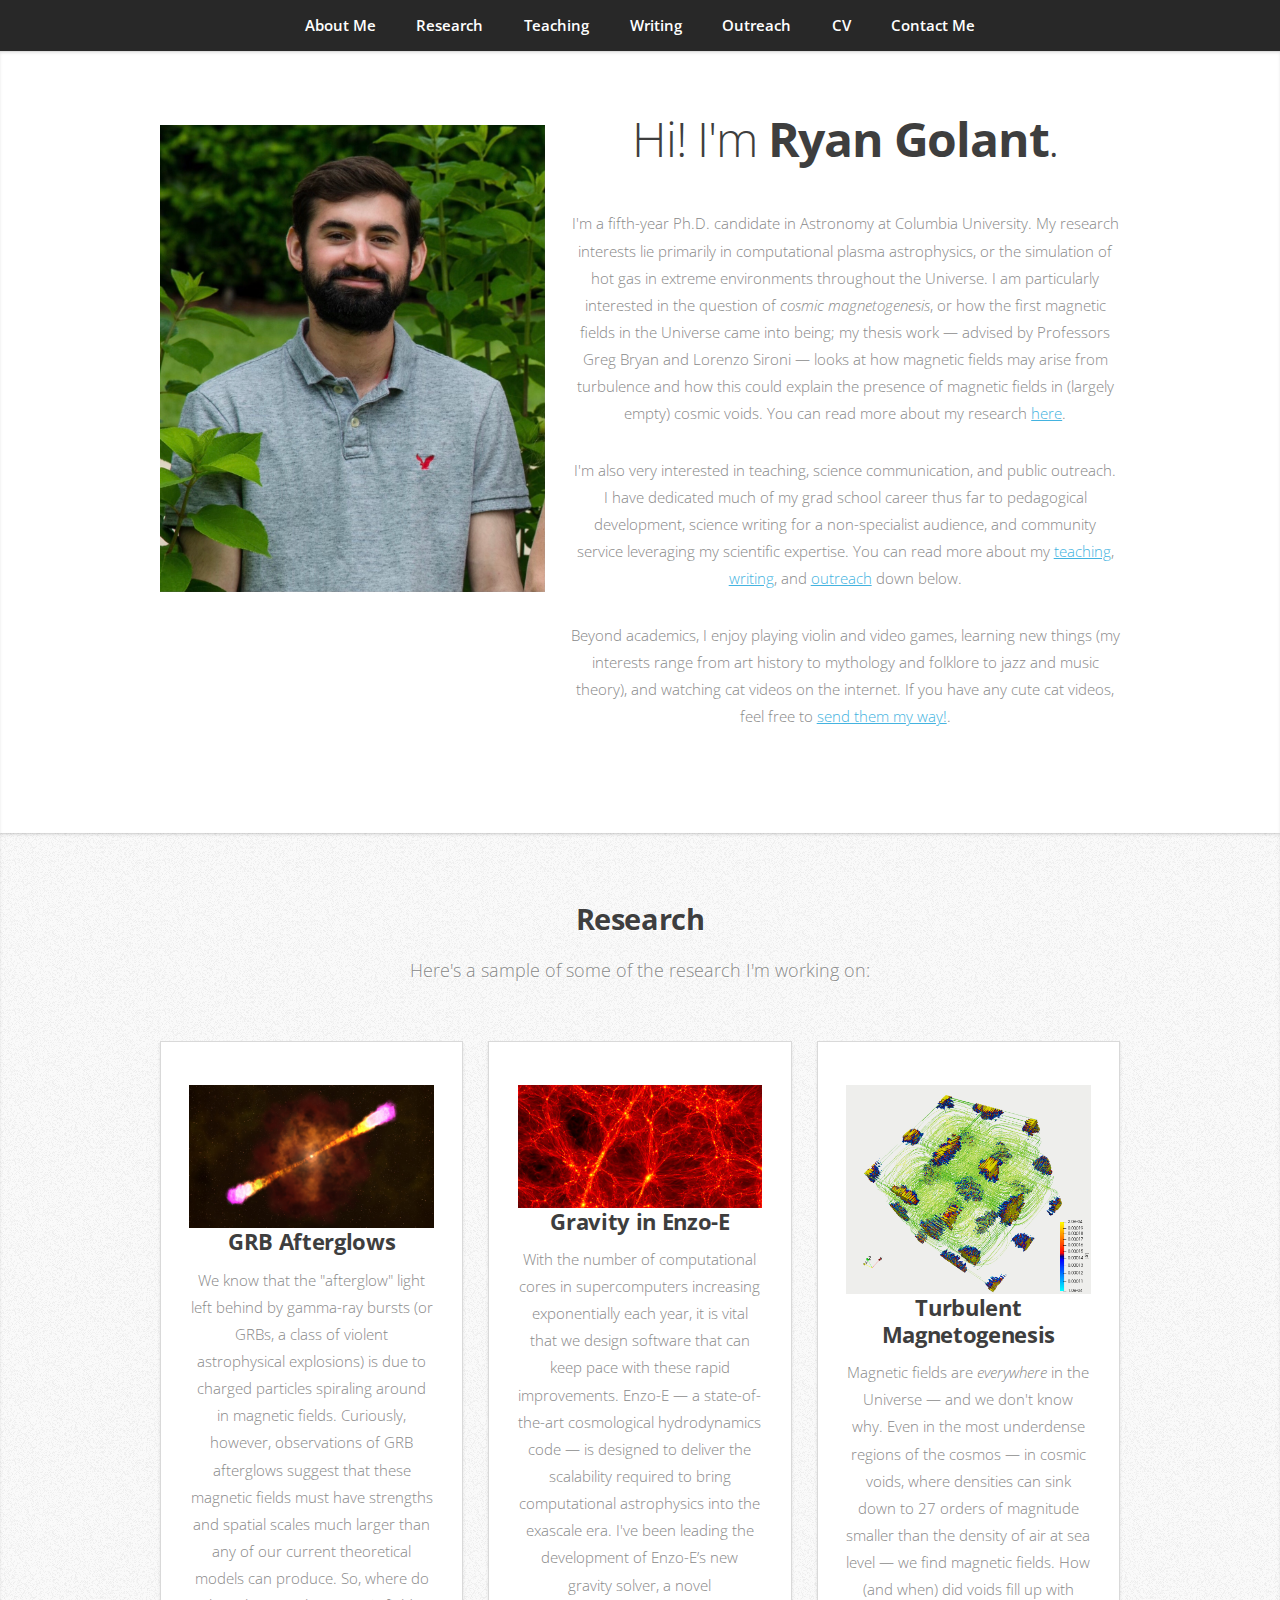
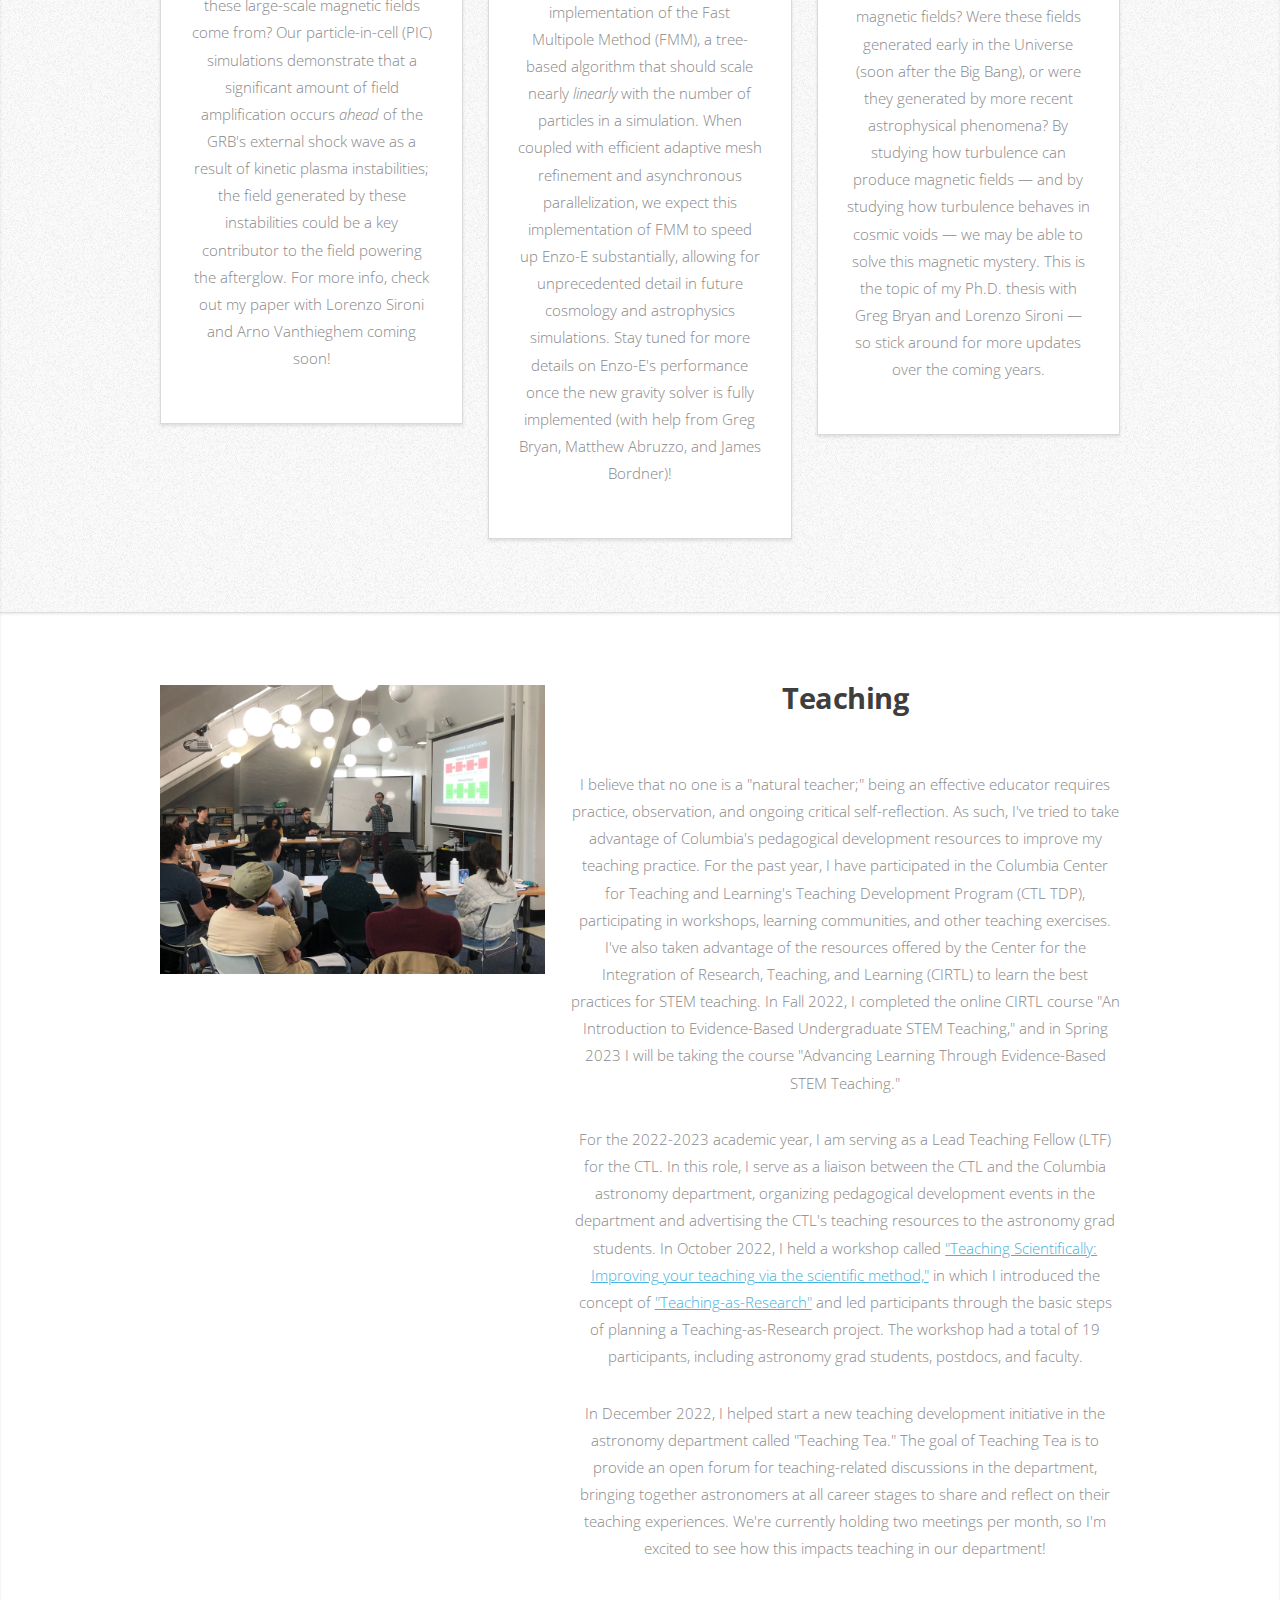
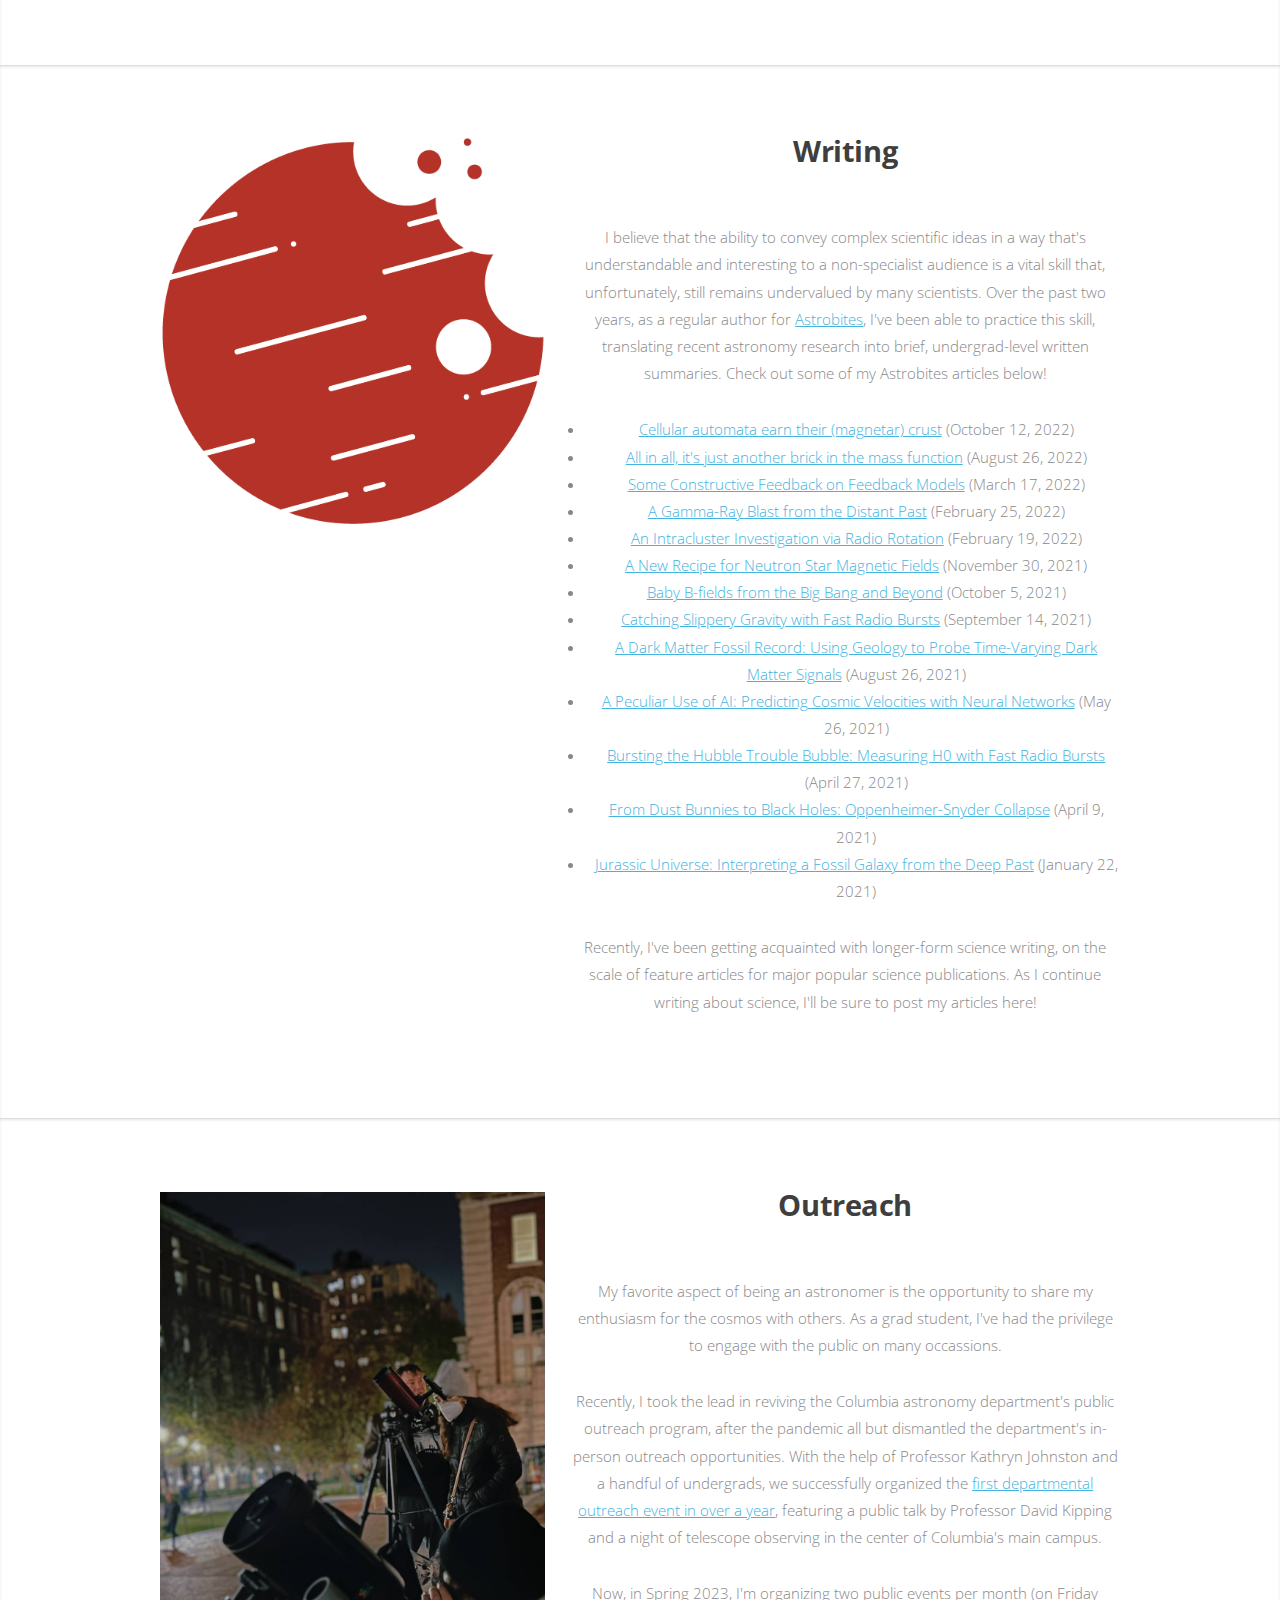
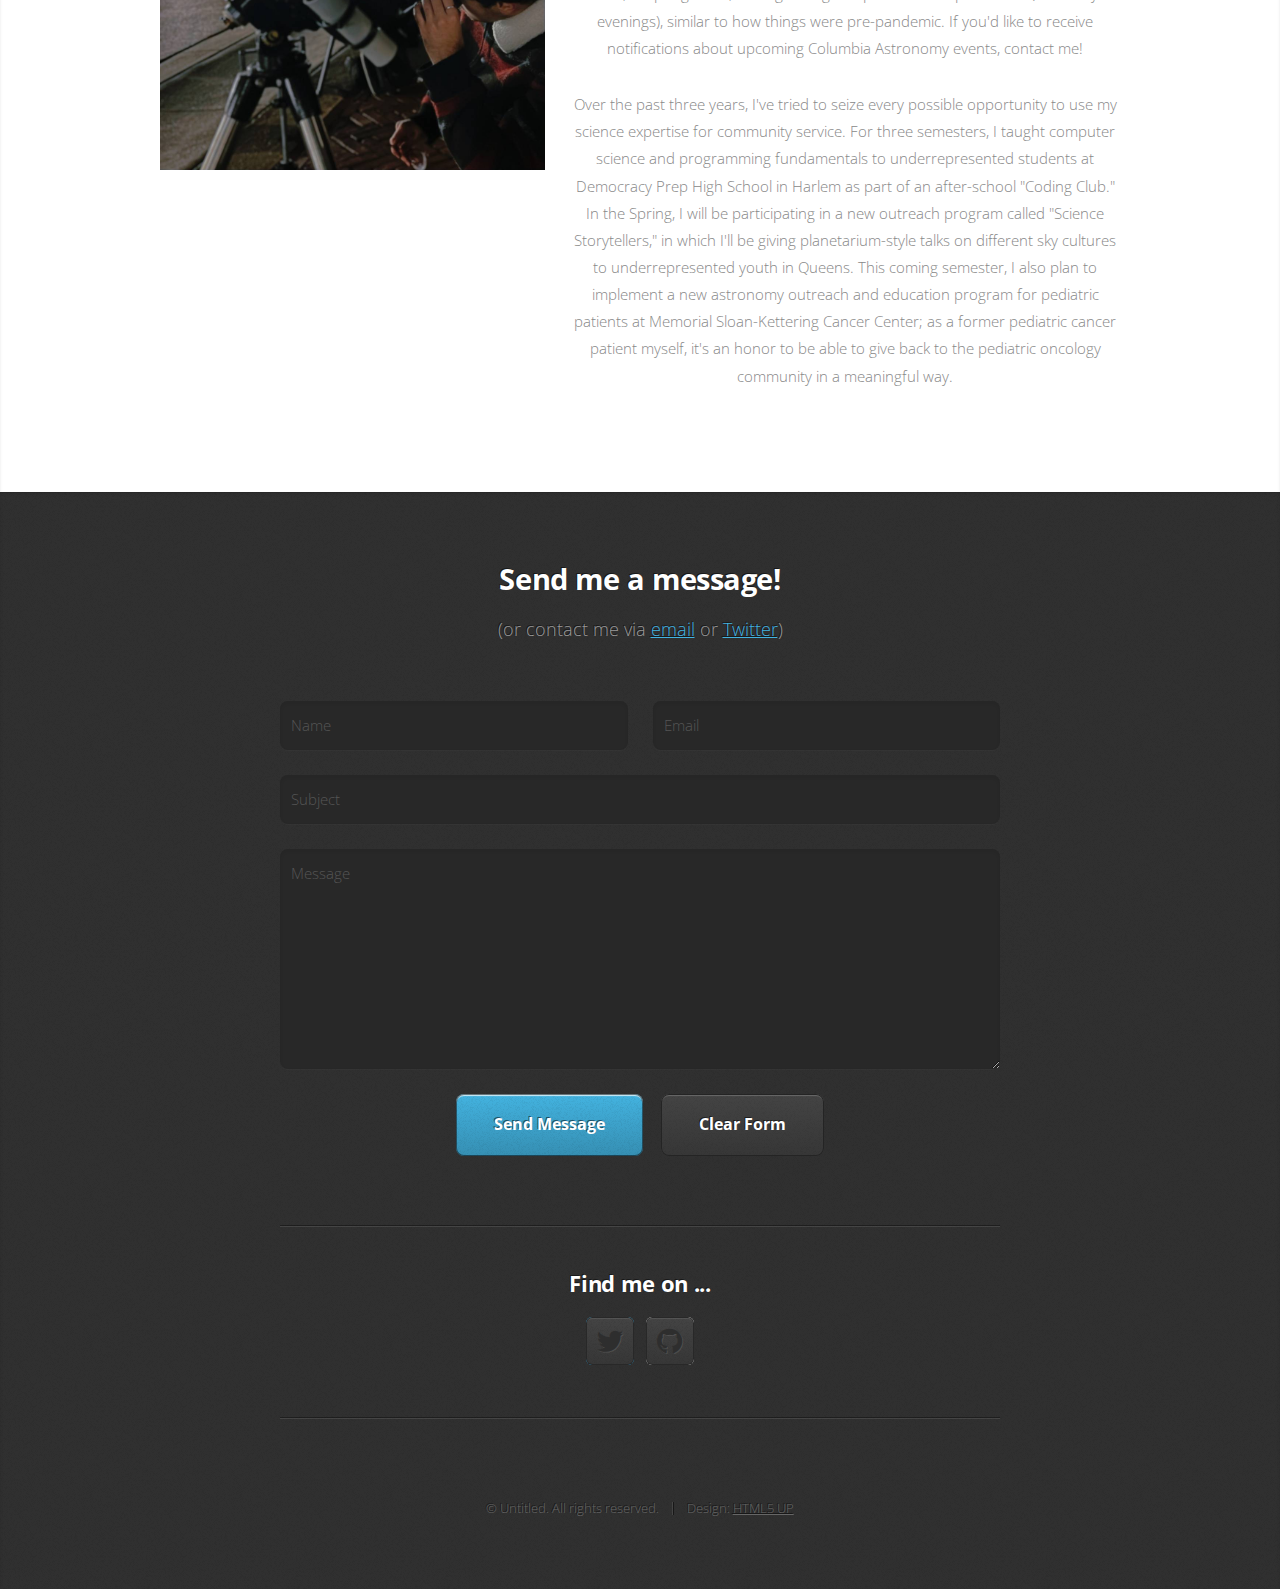
<file: index.html>
<!DOCTYPE HTML>
<!--
	Miniport by HTML5 UP
	html5up.net | @ajlkn
	Free for personal and commercial use under the CCA 3.0 license (html5up.net/license)
-->
<html>
	<head>
		<title>Ryan Golant's personal website</title>
		<meta charset="UTF-8" />
		<meta name="keywords" content="Ryan, Golant, Ryan Golant, Columbia, Astronomy, Plasma, Astrophysics">
		<meta name="description" content="Ryan Golant's personal page">
		<meta name="author" content="Ryan Golant">
		<meta name="viewport" content="width=device-width, initial-scale=1, user-scalable=no" />
		<meta name="google-site-verification" content="zNLw5wPWBVkzcq53FbH_ofd7sTMhkn1U3QxUfA7evfE" />
		<link rel="stylesheet" href="assets/css/main.css" />
	</head>
	<body class="is-preload">

		<!-- Nav -->
			<nav id="nav">
				<ul class="container">
					<li><a href="#about">About Me</a></li>
					<li><a href="#research">Research</a></li>
					<li><a href="#teaching">Teaching</a></li>
					<li><a href="#writing">Writing</a></li>
					<li><a href="#outreach">Outreach</a></li>
					<li><a href="CV.pdf">CV</a></li>
					<li><a href="#contact">Contact Me</a></li>
					
				</ul>
			</nav>

		<!-- About Me -->
			<article id="about" class="wrapper style1">
				<div class="container">
					<div class="row">
						<div class="col-4 col-5-large col-12-medium">
							<span class="image fit"><img src="images/Ryan_Golant.jpg" alt="A photo of Ryan Golant" /></span>
						</div>
						<div class="col-8 col-7-large col-12-medium">
							<header>
								<h1>Hi! I'm <strong>Ryan Golant</strong>.</h1>
							</header>
							<p>I'm a fifth-year Ph.D. candidate in Astronomy at Columbia University. My research interests lie primarily in computational plasma astrophysics, or the simulation of hot gas in extreme environments throughout the Universe. I am particularly interested in the question of <em>cosmic magnetogenesis</em>, or how the first magnetic fields in the Universe came into being; my thesis work &mdash; advised by Professors Greg Bryan and Lorenzo Sironi &mdash; looks at how magnetic fields may arise from turbulence and how this could explain the presence of magnetic fields in (largely empty) cosmic voids. You can read more about my research <a href="#research">here</a>.</p>

							<p>I'm also very interested in teaching, science communication, and public outreach. I have dedicated much of my grad school career thus far to pedagogical development, science writing for a non-specialist audience, and community service leveraging my scientific expertise. You can read more about my <a href="#teaching">teaching</a>, <a href="#writing">writing</a>, and <a href="#outreach">outreach</a> down below.</p>

							<p>Beyond academics, I enjoy playing violin and video games, learning new things (my interests range from art history to mythology and folklore to jazz and music theory), and watching cat videos on the internet. If you have any cute cat videos, feel free to <a href="#contact">send them my way!</a>.</p>
						</div>
					</div>
				</div>
			</article>


		<!-- Research -->
			<article id="research" class="wrapper style2">
				<div class="container">
					<header>
						<h2>Research</h2>
						<p>Here's a sample of some of the research I'm working on:</p>
					</header>
					<div class="row aln-center">

						<div class="col-4 col-6-medium col-12-small">
							<section class="box style1">
								<!-- <span class="icon featured fa-comments"></span> -->

								<span class="image fit"><img src="images/grb.jpg" alt="a GRB and its afterglow" /></span>

								<h3>GRB Afterglows</h3>
								<p>We know that the "afterglow" light left behind by gamma-ray bursts (or GRBs, a class of violent astrophysical explosions) is due to charged particles spiraling around in magnetic fields. Curiously, however, observations of GRB afterglows suggest that these magnetic fields must have strengths and spatial scales much larger than any of our current theoretical models can produce. So, where do these large-scale magnetic fields come from? Our particle-in-cell (PIC) simulations demonstrate that a significant amount of field amplification occurs <em>ahead</em> of the GRB's external shock wave as a result of kinetic plasma instabilities; the field generated by these instabilities could be a key contributor to the field powering the afterglow. For more info, check out my paper with Lorenzo Sironi and Arno Vanthieghem coming soon!</p>
							</section>
						</div>

						<div class="col-4 col-6-medium col-12-small">
							<section class="box style1">
								<!-- <span class="icon solid featured fa-camera-retro"></span> --> 

								<span class="image fit"><img src="images/enzo.jpg" alt="a cosmic web simulated by Enzo" /></span>

								<h3>Gravity in Enzo-E</h3>
								<p>With the number of computational cores in supercomputers increasing exponentially each year, it is vital that we design software that can keep pace with these rapid improvements. Enzo-E &mdash; a state-of-the-art cosmological hydrodynamics code &mdash; is designed to deliver the scalability required to bring computational astrophysics into the exascale era. I've been leading the development of Enzo-E’s new gravity solver, a novel implementation of the Fast Multipole Method (FMM), a tree-based algorithm that should scale nearly <em>linearly</em> with the number of particles in a simulation. When coupled with efficient adaptive mesh refinement and asynchronous parallelization, we expect this implementation of FMM to speed up Enzo-E substantially, allowing for unprecedented detail in future cosmology and astrophysics simulations. Stay tuned for more details on Enzo-E's performance once the new gravity solver is fully implemented (with help from Greg Bryan, Matthew Abruzzo, and James Bordner)! </p>
							</section>
						</div>

						<div class="col-4 col-6-medium col-12-small">
							<section class="box style1">
								<!-- <span class="icon featured fa-thumbs-up"></span> -->

								<span class="image fit"><img src="images/turbulent.png" alt="a simulation showing the growth of magnetic fields due to turbulence" /></span>

								<h3>Turbulent Magnetogenesis</h3>
								<p>Magnetic fields are <em>everywhere</em> in the Universe &mdash; and we don't know why. Even in the most underdense regions of the cosmos &mdash; in cosmic voids, where densities can sink down to 27 orders of magnitude smaller than the density of air at sea level &mdash;  we find magnetic fields. How (and when) did voids fill up with magnetic fields? Were these fields generated early in the Universe (soon after the Big Bang), or were they generated by more recent astrophysical phenomena? By studying how turbulence can produce magnetic fields &mdash; and by studying how turbulence behaves in cosmic voids &mdash; we may be able to solve this magnetic mystery. This is the topic of my Ph.D. thesis with Greg Bryan and Lorenzo Sironi &mdash; so stick around for more updates over the coming years. </p>
							</section>
						</div>

					</div>
				</div>
			</article>


			<!-- Teaching -->
			<article id="teaching" class="wrapper style1">
				<div class="container">
					<div class="row">
						<div class="col-4 col-5-large col-12-medium">
							<span class="image fit"><img src="images/teaching.jpg" alt="A photo of Ryan leading a pedagogy workshop" /></span>
						</div>
						<div class="col-8 col-7-large col-12-medium">
							<header>
								<h2>Teaching</h2>
							</header>
							<p> I believe that no one is a "natural teacher;" being an effective educator requires practice, observation, and ongoing critical self-reflection. As such, I've tried to take advantage of Columbia's pedagogical development resources to improve my teaching practice. For the past year, I have participated in the Columbia Center for Teaching and Learning's Teaching Development Program (CTL TDP), participating in workshops, learning communities, and other teaching exercises. I've also taken advantage of the resources offered by the Center for the Integration of Research, Teaching, and Learning (CIRTL) to learn the best practices for STEM teaching. In Fall 2022, I completed the online CIRTL course "An Introduction to Evidence-Based Undergraduate STEM Teaching," and in Spring 2023 I will be taking the course "Advancing Learning Through Evidence-Based STEM Teaching." </p>

							<p> For the 2022-2023 academic year, I am serving as a Lead Teaching Fellow (LTF) for the CTL. In this role, I serve as a liaison between the CTL and the Columbia astronomy department, organizing pedagogical development events in the department and advertising the CTL's teaching resources to the astronomy grad students. In October 2022, I held a workshop called <a href="https://www.astro.columbia.edu/news/talking-about-teaching-graduate-student-led-workshops-teaching-tea">"Teaching Scientifically: Improving your teaching via the scientific method,"</a> in which I introduced the concept of <a href="https://cirtl.net/teaching-as-research/">"Teaching-as-Research"</a> and led participants through the basic steps of planning a Teaching-as-Research project. The workshop had a total of 19 participants, including astronomy grad students, postdocs, and faculty.</p>

							<p> In December 2022, I helped start a new teaching development initiative in the astronomy department called "Teaching Tea." The goal of Teaching Tea is to provide an open forum for teaching-related discussions in the department, bringing together astronomers at all career stages to share and reflect on their teaching experiences. We're currently holding two meetings per month, so I'm excited to see how this impacts teaching in our department! </p>
						</div>
					</div>
				</div>
			</article>

			<!-- Writing -->
			<article id="writing" class="wrapper style1">
				<div class="container">
					<div class="row">
						<div class="col-4 col-5-large col-12-medium">
							<span class="image fit"><img src="images/astrobites.png" alt="The Astrobites logo" /></span>
						</div>
						<div class="col-8 col-7-large col-12-medium">
							<header>
								<h2>Writing</h2>
							</header>
							<p>I believe that the ability to convey complex scientific ideas in a way that's understandable and interesting to a non-specialist audience is a vital skill that, unfortunately, still remains undervalued by many scientists. Over the past two years, as a regular author for <a href="https://astrobites.org/">Astrobites</a>, I've been able to practice this skill, translating recent astronomy research into brief, undergrad-level written summaries. Check out some of my Astrobites articles below! </p>

							<ul>
					  			<li> <a href="https://astrobites.org/2022/10/12/cellular-automata-earn-their-magnetar-crust/">Cellular automata earn their (magnetar) crust</a> (October 12, 2022)</li>
					  			<li> <a href="https://astrobites.org/2022/08/26/all-in-all-its-just-another-brick-in-the-mass-function/">All in all, it's just another brick in the mass function</a> (August 26, 2022)</li>
					  			<li> <a href="https://astrobites.org/2022/03/17/some-constructive-feedback-on-feedback-models/">Some Constructive Feedback on Feedback Models</a> (March 17, 2022)</li>
					  			<li> <a href="https://astrobites.org/2022/02/25/a-gamma-ray-blast-from-the-distant-past/">A Gamma-Ray Blast from the Distant Past</a> (February 25, 2022)</li>
					  			<li> <a href="https://astrobites.org/2022/02/19/an-intracluster-investigation-via-radio-rotation/">An Intracluster Investigation via Radio Rotation</a> (February 19, 2022)</li>
					  			<li> <a href="https://astrobites.org/2021/11/30/a-new-recipe-for-neutron-star-magnetic-fields/">A New Recipe for Neutron Star Magnetic Fields</a> (November 30, 2021)</li>
					  			<li> <a href="https://astrobites.org/2021/10/05/baby-b-fields-from-the-big-bang-and-beyond/">Baby B-fields from the Big Bang and Beyond</a> (October 5, 2021)</li>
					  			<li> <a href="https://astrobites.org/2021/09/14/catching-slippery-gravity-with-fast-radio-bursts/">Catching Slippery Gravity with Fast Radio Bursts</a> (September 14, 2021)</li>
					  			<li> <a href="https://astrobites.org/2021/08/26/a-dark-matter-fossil-record-using-geology-to-probe-time-varying-dark-matter-signals/">A Dark Matter Fossil Record: Using Geology to Probe Time-Varying Dark Matter Signals</a> (August 26, 2021)</li>
					  			<li> <a href="https://astrobites.org/2021/05/26/a-peculiar-use-of-ai-predicting-cosmic-velocities-with-neural-networks/">A Peculiar Use of AI: Predicting Cosmic Velocities with Neural Networks</a> (May 26, 2021)</li>
					  			<li> <a href="https://astrobites.org/2021/04/27/bursting-the-hubble-trouble-bubble-measuring-h0-with-fast-radio-bursts/">Bursting the Hubble Trouble Bubble: Measuring H0 with Fast Radio Bursts</a> (April 27, 2021)</li>
					  			<li> <a href="https://astrobites.org/2021/04/09/from-dust-bunnies-to-black-holes-oppenheimer-snyder-collapse/">From Dust Bunnies to Black Holes: Oppenheimer-Snyder Collapse</a> (April 9, 2021)</li>
					  			<li> <a href="https://astrobites.org/2021/01/22/jurassic-universe-interpreting-a-fossil-galaxy-from-the-deep-past/">Jurassic Universe: Interpreting a Fossil Galaxy from the Deep Past</a> (January 22, 2021)</li>
							</ul> 

							<p> Recently, I've been getting acquainted with longer-form science writing, on the scale of feature articles for major popular science publications. As I continue writing about science, I'll be sure to post my articles here! </p>
						</div>
					</div>
				</div>
			</article>


			<!-- Outreach -->
			<article id="outreach" class="wrapper style1">
				<div class="container">
					<div class="row">
						<div class="col-4 col-5-large col-12-medium">
							<span class="image fit"><img src="images/observing.jpg" alt="People looking through telescopes on Columbia's College Walk" /></span>
						</div>
						<div class="col-8 col-7-large col-12-medium">
							<header>
								<h2>Outreach</h2>
							</header>
							<p> My favorite aspect of being an astronomer is the opportunity to share my enthusiasm for the cosmos with others. As a grad student, I've had the privilege to engage with the public on many occassions.</p>

							<p> Recently, I took the lead in reviving the Columbia astronomy department's public outreach program, after the pandemic all but dismantled the department's in-person outreach opportunities. With the help of Professor Kathryn Johnston and a handful of undergrads, we successfully organized the <a href="https://www.astro.columbia.edu/news/astronomy-outreach-restarts">first departmental outreach event in over a year</a>, featuring a public talk by Professor David Kipping and a night of telescope observing in the center of Columbia's main campus.</p> Now, in Spring 2023, I'm organizing two public events per month (on Friday evenings), similar to how things were pre-pandemic. If you'd like to receive notifications about upcoming Columbia Astronomy events, contact me! </p>

							<p> Over the past three years, I've tried to seize every possible opportunity to use my science expertise for community service. For three semesters, I taught computer science and programming fundamentals to underrepresented students at Democracy Prep High School in Harlem as part of an after-school "Coding Club." In the Spring, I will be participating in a new outreach program called "Science Storytellers," in which I'll be giving planetarium-style talks on different sky cultures to underrepresented youth in Queens. This coming semester, I also plan to implement a new astronomy outreach and education program for pediatric patients at Memorial Sloan-Kettering Cancer Center; as a former pediatric cancer patient myself, it's an honor to be able to give back to the pediatric oncology community in a meaningful way.  </p>  
						</div>
					</div>
				</div>
			</article>


		<!-- Contact -->
			<article id="contact" class="wrapper style4">
				<div class="container medium">
					<header>
						<h2>Send me a message!</h2>
						<p>(or contact me via <a href = "mailto:ryan.golant@columbia.edu">email</a> or <a href = "https://twitter.com/rehg98">Twitter</a>)</p>
					</header>
					<div class="row">
						<div class="col-12">
							<form method="post" action="mailto:ryan.golant@columbia.edu">
								<div class="row">
									<div class="col-6 col-12-small">
										<input type="text" name="name" id="name" placeholder="Name" />
									</div>
									<div class="col-6 col-12-small">
										<input type="text" name="email" id="email" placeholder="Email" />
									</div>
									<div class="col-12">
										<input type="text" name="subject" id="subject" placeholder="Subject" />
									</div>
									<div class="col-12">
										<textarea name="message" id="message" placeholder="Message"></textarea>
									</div>
									<div class="col-12">
										<ul class="actions">
											<li><input type="submit" value="Send Message" /></li>
											<li><input type="reset" value="Clear Form" class="alt" /></li>
										</ul>
									</div>
								</div>
							</form>
						</div>
						<div class="col-12">
							<hr />
							<h3>Find me on ...</h3>
							<ul class="social">
								<li><a href="https://twitter.com/rehg98" class="icon brands fa-twitter"><span class="label">Twitter</span></a></li>
								<li><a href="https://github.com/ryangolant" class="icon brands fa-github"><span class="label">Github</span></a></li>
								<!--
								<li><a href="#" class="icon solid fa-rss"><span>RSS</span></a></li>
								<li><a href="#" class="icon brands fa-instagram"><span>Instagram</span></a></li>
								<li><a href="#" class="icon brands fa-foursquare"><span>Foursquare</span></a></li>
								<li><a href="#" class="icon brands fa-skype"><span>Skype</span></a></li>
								<li><a href="#" class="icon brands fa-soundcloud"><span>Soundcloud</span></a></li>
								<li><a href="#" class="icon brands fa-youtube"><span>YouTube</span></a></li>
								<li><a href="#" class="icon brands fa-blogger"><span>Blogger</span></a></li>
								<li><a href="#" class="icon brands fa-flickr"><span>Flickr</span></a></li>
								<li><a href="#" class="icon brands fa-vimeo"><span>Vimeo</span></a></li>
								-->
							</ul>
							<hr />
						</div>
					</div>
					<footer>
						<ul id="copyright">
							<li>&copy; Untitled. All rights reserved.</li><li>Design: <a href="http://html5up.net">HTML5 UP</a></li>
						</ul>
					</footer>
				</div>
			</article>

		<!-- Scripts -->
			<script src="assets/js/jquery.min.js"></script>
			<script src="assets/js/jquery.scrolly.min.js"></script>
			<script src="assets/js/browser.min.js"></script>
			<script src="assets/js/breakpoints.min.js"></script>
			<script src="assets/js/util.js"></script>
			<script src="assets/js/main.js"></script>

	</body>
</html>
</file>
<file: assets/css/main.css>
@import url("https://fonts.googleapis.com/css?family=Open+Sans:300,300italic,600,600italic,700");
@import url("fontawesome-all.min.css");

/*
	Miniport by HTML5 UP
	html5up.net | @ajlkn
	Free for personal and commercial use under the CCA 3.0 license (html5up.net/license)
*/

html, body, div, span, applet, object,
iframe, h1, h2, h3, h4, h5, h6, p, blockquote,
pre, a, abbr, acronym, address, big, cite,
code, del, dfn, em, img, ins, kbd, q, s, samp,
small, strike, strong, sub, sup, tt, var, b,
u, i, center, dl, dt, dd, ol, ul, li, fieldset,
form, label, legend, table, caption, tbody,
tfoot, thead, tr, th, td, article, aside,
canvas, details, embed, figure, figcaption,
footer, header, hgroup, menu, nav, output, ruby,
section, summary, time, mark, audio, video {
	margin: 0;
	padding: 0;
	border: 0;
	font-size: 100%;
	font: inherit;
	vertical-align: baseline;}

article, aside, details, figcaption, figure,
footer, header, hgroup, menu, nav, section {
	display: block;}

body {
	line-height: 1;
}

ol, ul {
	list-style: none;
}

blockquote, q {
	quotes: none;
}

	blockquote:before, blockquote:after, q:before, q:after {
		content: '';
		content: none;
	}

table {
	border-collapse: collapse;
	border-spacing: 0;
}

body {
	-webkit-text-size-adjust: none;
}

mark {
	background-color: transparent;
	color: inherit;
}

input::-moz-focus-inner {
	border: 0;
	padding: 0;
}

input, select, textarea {
	-moz-appearance: none;
	-webkit-appearance: none;
	-ms-appearance: none;
	appearance: none;
}

/* Basic */

	html {
		box-sizing: border-box;
	}

	*, *:before, *:after {
		box-sizing: inherit;
	}

	body {
		padding-top: 3.5em;
	}

		body.is-preload *, body.is-preload *:before, body.is-preload *:after {
			-moz-animation: none !important;
			-webkit-animation: none !important;
			-ms-animation: none !important;
			animation: none !important;
			-moz-transition: none !important;
			-webkit-transition: none !important;
			-ms-transition: none !important;
			transition: none !important;
		}

	body, input, textarea, select {
		font-family: 'Open Sans', sans-serif;
		line-height: 1.85em;
		color: #888;
		font-weight: 300;
		font-size: 13pt;
	}

	a {
		-moz-transition: color .2s ease-in-out;
		-webkit-transition: color .2s ease-in-out;
		-ms-transition: color .2s ease-in-out;
		transition: color .2s ease-in-out;
		color: #43B3E0;
		text-decoration: underline;
	}

		a:hover {
			color: #43bff0 !important;
		}

		a img {
			border: 0;
		}

	b, strong {
		font-weight: 600;
		color: #3e3e3e;
	}

	i, em {
		font-style: italic;
	}

	sub {
		position: relative;
		top: 0.5em;
		font-size: 0.8em;
	}

	sup {
		position: relative;
		top: -0.5em;
		font-size: 0.8em;
	}

	blockquote {
		border-left: solid 0.75em #eee;
		padding: 1em 0 1em 1.5em;
		font-style: italic;
	}

	h1, h2, h3, h4, h5, h6 {
		color: #3e3e3e;
		margin: 0 0 0.75em 0;
	}

	h1 a, h2 a, h3 a, h4 a, h5 a, h6 a {
		text-decoration: none;
		color: inherit;
	}

	h2, h3, h4, h5, h6 {
		font-weight: 700;
	}

	h1 {
		font-size: 3.25em;
		letter-spacing: -0.025em;
		font-weight: 300;
	}

		h1 strong {
			font-weight: 700;
		}

	h2 {
		font-size: 2em;
		letter-spacing: -0.015em;
	}

	h3 {
		font-size: 1.5em;
		letter-spacing: -0.015em;
	}

	em, i {
		font-style: italic;
	}

	br.clear {
		clear: both;
	}

	hr {
		border: 0;
		border-top: solid 1px #444;
		border-top-color: rgba(0, 0, 0, 0.35);
		box-shadow: 0px 1px 0px 0px rgba(255, 255, 255, 0.1);
		height: 1px;
		margin: 3em 0;
	}

	p, ul, ol, dl, table {
		margin-bottom: 2em;
	}

	header {
		margin: 0 0 3em 0;
	}

		header > p {
			font-size: 1.25em;
			margin: 0;
		}

	footer {
		margin: 3em 0 0 0;
	}

		footer > p {
			font-size: 1.25em;
		}

/* Container */

	.container {
		margin: 0 auto;
		max-width: calc(100% - 50px);
		width: 1200px;
	}

		.container.medium {
			width: 900px;
		}

		@media screen and (max-width: 1680px) {

			.container {
				width: 1200px;
			}

				.container.medium {
					width: 900px;
				}

		}

		@media screen and (max-width: 1280px) {

			.container {
				width: 960px;
			}

				.container.medium {
					width: 720px;
				}

		}

		@media screen and (max-width: 980px) {

			.container {
				width: 100%;
			}

				.container.medium {
					width: 75%;
				}

		}

		@media screen and (max-width: 736px) {

			.container {
				width: 100%;
				max-width: calc(100% - 30px);
			}

				.container.medium {
					width: 100%;
				}

		}

/* Row */

	.row {
		display: flex;
		flex-wrap: wrap;
		box-sizing: border-box;
		align-items: stretch;
	}

		.row > * {
			box-sizing: border-box;
		}

		.row.gtr-uniform > * > :last-child {
			margin-bottom: 0;
		}

		.row.aln-left {
			justify-content: flex-start;
		}

		.row.aln-center {
			justify-content: center;
		}

		.row.aln-right {
			justify-content: flex-end;
		}

		.row.aln-top {
			align-items: flex-start;
		}

		.row.aln-middle {
			align-items: center;
		}

		.row.aln-bottom {
			align-items: flex-end;
		}

		.row > .imp {
			order: -1;
		}

		.row > .col-1 {
			width: 8.33333%;
		}

		.row > .off-1 {
			margin-left: 8.33333%;
		}

		.row > .col-2 {
			width: 16.66667%;
		}

		.row > .off-2 {
			margin-left: 16.66667%;
		}

		.row > .col-3 {
			width: 25%;
		}

		.row > .off-3 {
			margin-left: 25%;
		}

		.row > .col-4 {
			width: 33.33333%;
		}

		.row > .off-4 {
			margin-left: 33.33333%;
		}

		.row > .col-5 {
			width: 41.66667%;
		}

		.row > .off-5 {
			margin-left: 41.66667%;
		}

		.row > .col-6 {
			width: 50%;
		}

		.row > .off-6 {
			margin-left: 50%;
		}

		.row > .col-7 {
			width: 58.33333%;
		}

		.row > .off-7 {
			margin-left: 58.33333%;
		}

		.row > .col-8 {
			width: 66.66667%;
		}

		.row > .off-8 {
			margin-left: 66.66667%;
		}

		.row > .col-9 {
			width: 75%;
		}

		.row > .off-9 {
			margin-left: 75%;
		}

		.row > .col-10 {
			width: 83.33333%;
		}

		.row > .off-10 {
			margin-left: 83.33333%;
		}

		.row > .col-11 {
			width: 91.66667%;
		}

		.row > .off-11 {
			margin-left: 91.66667%;
		}

		.row > .col-12 {
			width: 100%;
		}

		.row > .off-12 {
			margin-left: 100%;
		}

		.row.gtr-0 {
			margin-top: 0px;
			margin-left: 0px;
		}

			.row.gtr-0 > * {
				padding: 0px 0 0 0px;
			}

			.row.gtr-0.gtr-uniform {
				margin-top: 0px;
			}

				.row.gtr-0.gtr-uniform > * {
					padding-top: 0px;
				}

		.row.gtr-25 {
			margin-top: -6.25px;
			margin-left: -6.25px;
		}

			.row.gtr-25 > * {
				padding: 6.25px 0 0 6.25px;
			}

			.row.gtr-25.gtr-uniform {
				margin-top: -6.25px;
			}

				.row.gtr-25.gtr-uniform > * {
					padding-top: 6.25px;
				}

		.row.gtr-50 {
			margin-top: -12.5px;
			margin-left: -12.5px;
		}

			.row.gtr-50 > * {
				padding: 12.5px 0 0 12.5px;
			}

			.row.gtr-50.gtr-uniform {
				margin-top: -12.5px;
			}

				.row.gtr-50.gtr-uniform > * {
					padding-top: 12.5px;
				}

		.row {
			margin-top: -25px;
			margin-left: -25px;
		}

			.row > * {
				padding: 25px 0 0 25px;
			}

			.row.gtr-uniform {
				margin-top: -25px;
			}

				.row.gtr-uniform > * {
					padding-top: 25px;
				}

		.row.gtr-150 {
			margin-top: -37.5px;
			margin-left: -37.5px;
		}

			.row.gtr-150 > * {
				padding: 37.5px 0 0 37.5px;
			}

			.row.gtr-150.gtr-uniform {
				margin-top: -37.5px;
			}

				.row.gtr-150.gtr-uniform > * {
					padding-top: 37.5px;
				}

		.row.gtr-200 {
			margin-top: -50px;
			margin-left: -50px;
		}

			.row.gtr-200 > * {
				padding: 50px 0 0 50px;
			}

			.row.gtr-200.gtr-uniform {
				margin-top: -50px;
			}

				.row.gtr-200.gtr-uniform > * {
					padding-top: 50px;
				}

		@media screen and (max-width: 1680px) {

			.row {
				display: flex;
				flex-wrap: wrap;
				box-sizing: border-box;
				align-items: stretch;
			}

				.row > * {
					box-sizing: border-box;
				}

				.row.gtr-uniform > * > :last-child {
					margin-bottom: 0;
				}

				.row.aln-left {
					justify-content: flex-start;
				}

				.row.aln-center {
					justify-content: center;
				}

				.row.aln-right {
					justify-content: flex-end;
				}

				.row.aln-top {
					align-items: flex-start;
				}

				.row.aln-middle {
					align-items: center;
				}

				.row.aln-bottom {
					align-items: flex-end;
				}

				.row > .imp-xlarge {
					order: -1;
				}

				.row > .col-1-xlarge {
					width: 8.33333%;
				}

				.row > .off-1-xlarge {
					margin-left: 8.33333%;
				}

				.row > .col-2-xlarge {
					width: 16.66667%;
				}

				.row > .off-2-xlarge {
					margin-left: 16.66667%;
				}

				.row > .col-3-xlarge {
					width: 25%;
				}

				.row > .off-3-xlarge {
					margin-left: 25%;
				}

				.row > .col-4-xlarge {
					width: 33.33333%;
				}

				.row > .off-4-xlarge {
					margin-left: 33.33333%;
				}

				.row > .col-5-xlarge {
					width: 41.66667%;
				}

				.row > .off-5-xlarge {
					margin-left: 41.66667%;
				}

				.row > .col-6-xlarge {
					width: 50%;
				}

				.row > .off-6-xlarge {
					margin-left: 50%;
				}

				.row > .col-7-xlarge {
					width: 58.33333%;
				}

				.row > .off-7-xlarge {
					margin-left: 58.33333%;
				}

				.row > .col-8-xlarge {
					width: 66.66667%;
				}

				.row > .off-8-xlarge {
					margin-left: 66.66667%;
				}

				.row > .col-9-xlarge {
					width: 75%;
				}

				.row > .off-9-xlarge {
					margin-left: 75%;
				}

				.row > .col-10-xlarge {
					width: 83.33333%;
				}

				.row > .off-10-xlarge {
					margin-left: 83.33333%;
				}

				.row > .col-11-xlarge {
					width: 91.66667%;
				}

				.row > .off-11-xlarge {
					margin-left: 91.66667%;
				}

				.row > .col-12-xlarge {
					width: 100%;
				}

				.row > .off-12-xlarge {
					margin-left: 100%;
				}

				.row.gtr-0 {
					margin-top: 0px;
					margin-left: 0px;
				}

					.row.gtr-0 > * {
						padding: 0px 0 0 0px;
					}

					.row.gtr-0.gtr-uniform {
						margin-top: 0px;
					}

						.row.gtr-0.gtr-uniform > * {
							padding-top: 0px;
						}

				.row.gtr-25 {
					margin-top: -6.25px;
					margin-left: -6.25px;
				}

					.row.gtr-25 > * {
						padding: 6.25px 0 0 6.25px;
					}

					.row.gtr-25.gtr-uniform {
						margin-top: -6.25px;
					}

						.row.gtr-25.gtr-uniform > * {
							padding-top: 6.25px;
						}

				.row.gtr-50 {
					margin-top: -12.5px;
					margin-left: -12.5px;
				}

					.row.gtr-50 > * {
						padding: 12.5px 0 0 12.5px;
					}

					.row.gtr-50.gtr-uniform {
						margin-top: -12.5px;
					}

						.row.gtr-50.gtr-uniform > * {
							padding-top: 12.5px;
						}

				.row {
					margin-top: -25px;
					margin-left: -25px;
				}

					.row > * {
						padding: 25px 0 0 25px;
					}

					.row.gtr-uniform {
						margin-top: -25px;
					}

						.row.gtr-uniform > * {
							padding-top: 25px;
						}

				.row.gtr-150 {
					margin-top: -37.5px;
					margin-left: -37.5px;
				}

					.row.gtr-150 > * {
						padding: 37.5px 0 0 37.5px;
					}

					.row.gtr-150.gtr-uniform {
						margin-top: -37.5px;
					}

						.row.gtr-150.gtr-uniform > * {
							padding-top: 37.5px;
						}

				.row.gtr-200 {
					margin-top: -50px;
					margin-left: -50px;
				}

					.row.gtr-200 > * {
						padding: 50px 0 0 50px;
					}

					.row.gtr-200.gtr-uniform {
						margin-top: -50px;
					}

						.row.gtr-200.gtr-uniform > * {
							padding-top: 50px;
						}

		}

		@media screen and (max-width: 1280px) {

			.row {
				display: flex;
				flex-wrap: wrap;
				box-sizing: border-box;
				align-items: stretch;
			}

				.row > * {
					box-sizing: border-box;
				}

				.row.gtr-uniform > * > :last-child {
					margin-bottom: 0;
				}

				.row.aln-left {
					justify-content: flex-start;
				}

				.row.aln-center {
					justify-content: center;
				}

				.row.aln-right {
					justify-content: flex-end;
				}

				.row.aln-top {
					align-items: flex-start;
				}

				.row.aln-middle {
					align-items: center;
				}

				.row.aln-bottom {
					align-items: flex-end;
				}

				.row > .imp-large {
					order: -1;
				}

				.row > .col-1-large {
					width: 8.33333%;
				}

				.row > .off-1-large {
					margin-left: 8.33333%;
				}

				.row > .col-2-large {
					width: 16.66667%;
				}

				.row > .off-2-large {
					margin-left: 16.66667%;
				}

				.row > .col-3-large {
					width: 25%;
				}

				.row > .off-3-large {
					margin-left: 25%;
				}

				.row > .col-4-large {
					width: 33.33333%;
				}

				.row > .off-4-large {
					margin-left: 33.33333%;
				}

				.row > .col-5-large {
					width: 41.66667%;
				}

				.row > .off-5-large {
					margin-left: 41.66667%;
				}

				.row > .col-6-large {
					width: 50%;
				}

				.row > .off-6-large {
					margin-left: 50%;
				}

				.row > .col-7-large {
					width: 58.33333%;
				}

				.row > .off-7-large {
					margin-left: 58.33333%;
				}

				.row > .col-8-large {
					width: 66.66667%;
				}

				.row > .off-8-large {
					margin-left: 66.66667%;
				}

				.row > .col-9-large {
					width: 75%;
				}

				.row > .off-9-large {
					margin-left: 75%;
				}

				.row > .col-10-large {
					width: 83.33333%;
				}

				.row > .off-10-large {
					margin-left: 83.33333%;
				}

				.row > .col-11-large {
					width: 91.66667%;
				}

				.row > .off-11-large {
					margin-left: 91.66667%;
				}

				.row > .col-12-large {
					width: 100%;
				}

				.row > .off-12-large {
					margin-left: 100%;
				}

				.row.gtr-0 {
					margin-top: 0px;
					margin-left: 0px;
				}

					.row.gtr-0 > * {
						padding: 0px 0 0 0px;
					}

					.row.gtr-0.gtr-uniform {
						margin-top: 0px;
					}

						.row.gtr-0.gtr-uniform > * {
							padding-top: 0px;
						}

				.row.gtr-25 {
					margin-top: -6.25px;
					margin-left: -6.25px;
				}

					.row.gtr-25 > * {
						padding: 6.25px 0 0 6.25px;
					}

					.row.gtr-25.gtr-uniform {
						margin-top: -6.25px;
					}

						.row.gtr-25.gtr-uniform > * {
							padding-top: 6.25px;
						}

				.row.gtr-50 {
					margin-top: -12.5px;
					margin-left: -12.5px;
				}

					.row.gtr-50 > * {
						padding: 12.5px 0 0 12.5px;
					}

					.row.gtr-50.gtr-uniform {
						margin-top: -12.5px;
					}

						.row.gtr-50.gtr-uniform > * {
							padding-top: 12.5px;
						}

				.row {
					margin-top: -25px;
					margin-left: -25px;
				}

					.row > * {
						padding: 25px 0 0 25px;
					}

					.row.gtr-uniform {
						margin-top: -25px;
					}

						.row.gtr-uniform > * {
							padding-top: 25px;
						}

				.row.gtr-150 {
					margin-top: -37.5px;
					margin-left: -37.5px;
				}

					.row.gtr-150 > * {
						padding: 37.5px 0 0 37.5px;
					}

					.row.gtr-150.gtr-uniform {
						margin-top: -37.5px;
					}

						.row.gtr-150.gtr-uniform > * {
							padding-top: 37.5px;
						}

				.row.gtr-200 {
					margin-top: -50px;
					margin-left: -50px;
				}

					.row.gtr-200 > * {
						padding: 50px 0 0 50px;
					}

					.row.gtr-200.gtr-uniform {
						margin-top: -50px;
					}

						.row.gtr-200.gtr-uniform > * {
							padding-top: 50px;
						}

		}

		@media screen and (max-width: 980px) {

			.row {
				display: flex;
				flex-wrap: wrap;
				box-sizing: border-box;
				align-items: stretch;
			}

				.row > * {
					box-sizing: border-box;
				}

				.row.gtr-uniform > * > :last-child {
					margin-bottom: 0;
				}

				.row.aln-left {
					justify-content: flex-start;
				}

				.row.aln-center {
					justify-content: center;
				}

				.row.aln-right {
					justify-content: flex-end;
				}

				.row.aln-top {
					align-items: flex-start;
				}

				.row.aln-middle {
					align-items: center;
				}

				.row.aln-bottom {
					align-items: flex-end;
				}

				.row > .imp-medium {
					order: -1;
				}

				.row > .col-1-medium {
					width: 8.33333%;
				}

				.row > .off-1-medium {
					margin-left: 8.33333%;
				}

				.row > .col-2-medium {
					width: 16.66667%;
				}

				.row > .off-2-medium {
					margin-left: 16.66667%;
				}

				.row > .col-3-medium {
					width: 25%;
				}

				.row > .off-3-medium {
					margin-left: 25%;
				}

				.row > .col-4-medium {
					width: 33.33333%;
				}

				.row > .off-4-medium {
					margin-left: 33.33333%;
				}

				.row > .col-5-medium {
					width: 41.66667%;
				}

				.row > .off-5-medium {
					margin-left: 41.66667%;
				}

				.row > .col-6-medium {
					width: 50%;
				}

				.row > .off-6-medium {
					margin-left: 50%;
				}

				.row > .col-7-medium {
					width: 58.33333%;
				}

				.row > .off-7-medium {
					margin-left: 58.33333%;
				}

				.row > .col-8-medium {
					width: 66.66667%;
				}

				.row > .off-8-medium {
					margin-left: 66.66667%;
				}

				.row > .col-9-medium {
					width: 75%;
				}

				.row > .off-9-medium {
					margin-left: 75%;
				}

				.row > .col-10-medium {
					width: 83.33333%;
				}

				.row > .off-10-medium {
					margin-left: 83.33333%;
				}

				.row > .col-11-medium {
					width: 91.66667%;
				}

				.row > .off-11-medium {
					margin-left: 91.66667%;
				}

				.row > .col-12-medium {
					width: 100%;
				}

				.row > .off-12-medium {
					margin-left: 100%;
				}

				.row.gtr-0 {
					margin-top: 0px;
					margin-left: 0px;
				}

					.row.gtr-0 > * {
						padding: 0px 0 0 0px;
					}

					.row.gtr-0.gtr-uniform {
						margin-top: 0px;
					}

						.row.gtr-0.gtr-uniform > * {
							padding-top: 0px;
						}

				.row.gtr-25 {
					margin-top: -6.25px;
					margin-left: -6.25px;
				}

					.row.gtr-25 > * {
						padding: 6.25px 0 0 6.25px;
					}

					.row.gtr-25.gtr-uniform {
						margin-top: -6.25px;
					}

						.row.gtr-25.gtr-uniform > * {
							padding-top: 6.25px;
						}

				.row.gtr-50 {
					margin-top: -12.5px;
					margin-left: -12.5px;
				}

					.row.gtr-50 > * {
						padding: 12.5px 0 0 12.5px;
					}

					.row.gtr-50.gtr-uniform {
						margin-top: -12.5px;
					}

						.row.gtr-50.gtr-uniform > * {
							padding-top: 12.5px;
						}

				.row {
					margin-top: -25px;
					margin-left: -25px;
				}

					.row > * {
						padding: 25px 0 0 25px;
					}

					.row.gtr-uniform {
						margin-top: -25px;
					}

						.row.gtr-uniform > * {
							padding-top: 25px;
						}

				.row.gtr-150 {
					margin-top: -37.5px;
					margin-left: -37.5px;
				}

					.row.gtr-150 > * {
						padding: 37.5px 0 0 37.5px;
					}

					.row.gtr-150.gtr-uniform {
						margin-top: -37.5px;
					}

						.row.gtr-150.gtr-uniform > * {
							padding-top: 37.5px;
						}

				.row.gtr-200 {
					margin-top: -50px;
					margin-left: -50px;
				}

					.row.gtr-200 > * {
						padding: 50px 0 0 50px;
					}

					.row.gtr-200.gtr-uniform {
						margin-top: -50px;
					}

						.row.gtr-200.gtr-uniform > * {
							padding-top: 50px;
						}

		}

		@media screen and (max-width: 736px) {

			.row {
				display: flex;
				flex-wrap: wrap;
				box-sizing: border-box;
				align-items: stretch;
			}

				.row > * {
					box-sizing: border-box;
				}

				.row.gtr-uniform > * > :last-child {
					margin-bottom: 0;
				}

				.row.aln-left {
					justify-content: flex-start;
				}

				.row.aln-center {
					justify-content: center;
				}

				.row.aln-right {
					justify-content: flex-end;
				}

				.row.aln-top {
					align-items: flex-start;
				}

				.row.aln-middle {
					align-items: center;
				}

				.row.aln-bottom {
					align-items: flex-end;
				}

				.row > .imp-small {
					order: -1;
				}

				.row > .col-1-small {
					width: 8.33333%;
				}

				.row > .off-1-small {
					margin-left: 8.33333%;
				}

				.row > .col-2-small {
					width: 16.66667%;
				}

				.row > .off-2-small {
					margin-left: 16.66667%;
				}

				.row > .col-3-small {
					width: 25%;
				}

				.row > .off-3-small {
					margin-left: 25%;
				}

				.row > .col-4-small {
					width: 33.33333%;
				}

				.row > .off-4-small {
					margin-left: 33.33333%;
				}

				.row > .col-5-small {
					width: 41.66667%;
				}

				.row > .off-5-small {
					margin-left: 41.66667%;
				}

				.row > .col-6-small {
					width: 50%;
				}

				.row > .off-6-small {
					margin-left: 50%;
				}

				.row > .col-7-small {
					width: 58.33333%;
				}

				.row > .off-7-small {
					margin-left: 58.33333%;
				}

				.row > .col-8-small {
					width: 66.66667%;
				}

				.row > .off-8-small {
					margin-left: 66.66667%;
				}

				.row > .col-9-small {
					width: 75%;
				}

				.row > .off-9-small {
					margin-left: 75%;
				}

				.row > .col-10-small {
					width: 83.33333%;
				}

				.row > .off-10-small {
					margin-left: 83.33333%;
				}

				.row > .col-11-small {
					width: 91.66667%;
				}

				.row > .off-11-small {
					margin-left: 91.66667%;
				}

				.row > .col-12-small {
					width: 100%;
				}

				.row > .off-12-small {
					margin-left: 100%;
				}

				.row.gtr-0 {
					margin-top: 0px;
					margin-left: 0px;
				}

					.row.gtr-0 > * {
						padding: 0px 0 0 0px;
					}

					.row.gtr-0.gtr-uniform {
						margin-top: 0px;
					}

						.row.gtr-0.gtr-uniform > * {
							padding-top: 0px;
						}

				.row.gtr-25 {
					margin-top: -3.75px;
					margin-left: -3.75px;
				}

					.row.gtr-25 > * {
						padding: 3.75px 0 0 3.75px;
					}

					.row.gtr-25.gtr-uniform {
						margin-top: -3.75px;
					}

						.row.gtr-25.gtr-uniform > * {
							padding-top: 3.75px;
						}

				.row.gtr-50 {
					margin-top: -7.5px;
					margin-left: -7.5px;
				}

					.row.gtr-50 > * {
						padding: 7.5px 0 0 7.5px;
					}

					.row.gtr-50.gtr-uniform {
						margin-top: -7.5px;
					}

						.row.gtr-50.gtr-uniform > * {
							padding-top: 7.5px;
						}

				.row {
					margin-top: -15px;
					margin-left: -15px;
				}

					.row > * {
						padding: 15px 0 0 15px;
					}

					.row.gtr-uniform {
						margin-top: -15px;
					}

						.row.gtr-uniform > * {
							padding-top: 15px;
						}

				.row.gtr-150 {
					margin-top: -22.5px;
					margin-left: -22.5px;
				}

					.row.gtr-150 > * {
						padding: 22.5px 0 0 22.5px;
					}

					.row.gtr-150.gtr-uniform {
						margin-top: -22.5px;
					}

						.row.gtr-150.gtr-uniform > * {
							padding-top: 22.5px;
						}

				.row.gtr-200 {
					margin-top: -30px;
					margin-left: -30px;
				}

					.row.gtr-200 > * {
						padding: 30px 0 0 30px;
					}

					.row.gtr-200.gtr-uniform {
						margin-top: -30px;
					}

						.row.gtr-200.gtr-uniform > * {
							padding-top: 30px;
						}

		}

/* Form */

	form label {
		color: #3e3e3e;
		font-weight: 700;
		display: block;
		margin: 0 0 0.5em 0;
	}

	form input[type=text],
	form input[type=email],
	form input[type=password],
	form select,
	form textarea {
		-moz-transition: background .2s ease-in-out, box-shadow .2s ease-in-out;
		-webkit-transition: background .2s ease-in-out, box-shadow .2s ease-in-out;
		-ms-transition: background .2s ease-in-out, box-shadow .2s ease-in-out;
		transition: background .2s ease-in-out, box-shadow .2s ease-in-out;
		-webkit-appearance: none;
		display: block;
		border: 0;
		padding: 0.75em;
		font-size: 1em;
		border-radius: 8px;
		border: solid 1px #ddd;
		background: #fff;
		color: #bbb;
		box-shadow: inset 0px 2px 3px 1px rgba(0, 0, 0, 0.05), 0px 1px 0px 0px rgba(255, 255, 255, 0.025);
		width: 100%;
	}

		form input[type=text]:focus,
		form input[type=email]:focus,
		form input[type=password]:focus,
		form select:focus,
		form textarea:focus {
			background: #fafafa;
			box-shadow: inset 0px 2px 5px 0px rgba(0, 0, 0, 0.05), 0px 1px 0px 0px rgba(255, 255, 255, 0.025), inset 0px 0px 2px 1px #43bff0;
		}

	form textarea {
		height: 15em;
	}

	form .actions:last-child {
		margin-bottom: 0;
	}

	form ::-webkit-input-placeholder {
		color: #555 !important;
	}

	form :-moz-placeholder {
		color: #555 !important;
	}

	form ::-moz-placeholder {
		color: #555 !important;
	}

	form :-ms-input-placeholder {
		color: #555 !important;
	}

	form ::-moz-focus-inner {
		border: 0;
	}

/* Tables */

	table {
		width: 100%;
	}

		table.default {
			width: 100%;
		}

			table.default tr {
				border-top: solid 1px #eee;
			}

				table.default tr:first-child {
					border-top: 0;
				}

			table.default td {
				padding: 0.5em 1em 0.5em 1em;
			}

			table.default th {
				text-align: left;
				padding: 0.5em 1em 0.5em 1em;
				font-weight: 600;
				margin: 0 0 1em 0;
			}

			table.default thead {
				background: #4f4f4f;
				color: #fff;
			}

/* Section/Article */

	section, article {
		margin-bottom: 3em;
	}

	section > :last-child,
	article > :last-child,
	section:last-child,
	article:last-child {
		margin-bottom: 0;
	}

/* Image */

	.image {
		display: inline-block;
		position: relative;
	}

		.image img {
			display: block;
			width: 100%;
		}

		.image.fit {
			display: block;
			width: 100%;
		}

		.image.featured {
			display: block;
			width: 100%;
			margin: 0 0 2em 0;
		}

		.image.left {
			float: left;
			margin: 0 2em 2em 0;
		}

		.image.centered {
			display: block;
			margin: 0 0 2em 0;
		}

			.image.centered img {
				margin: 0 auto;
				width: auto;
			}

/* Button */

	input[type="button"],
	input[type="submit"],
	input[type="reset"],
	button,
	.button {
		background-image: url("images/bg.png"), -moz-linear-gradient(top, rgba(0, 0, 0, 0), rgba(0, 0, 0, 0.2));
		background-image: url("images/bg.png"), -webkit-linear-gradient(top, rgba(0, 0, 0, 0), rgba(0, 0, 0, 0.2));
		background-image: url("images/bg.png"), -ms-linear-gradient(top, rgba(0, 0, 0, 0), rgba(0, 0, 0, 0.2));
		background-image: url("images/bg.png"), linear-gradient(top, rgba(0, 0, 0, 0), rgba(0, 0, 0, 0.2));
		-moz-transition: background-color .2s ease-in-out;
		-webkit-transition: background-color .2s ease-in-out;
		-ms-transition: background-color .2s ease-in-out;
		transition: background-color .2s ease-in-out;
		-webkit-appearance: none;
		position: relative;
		display: inline-block;
		color: #fff !important;
		text-decoration: none;
		font-weight: 700;
		border: 0;
		outline: 0;
		cursor: pointer;
		border-radius: 8px;
		text-shadow: -1px -1px 0.5px rgba(0, 0, 0, 0.5);
		overflow: hidden;
		box-shadow: inset 0px 0px 0px 1px rgba(0, 0, 0, 0.5), inset 0px 2px 1px 0px rgba(255, 255, 255, 0.75);
		background-color: #43B3E0;
		padding: 1em 2.35em 1em 2.35em;
		font-size: 1.1em;
		max-width: 24em;
	}

		input[type="button"]:hover,
		input[type="submit"]:hover,
		input[type="reset"]:hover,
		button:hover,
		.button:hover {
			background-color: #43bff0;
			color: #fff !important;
		}

		input[type="button"]:active,
		input[type="submit"]:active,
		input[type="reset"]:active,
		button:active,
		.button:active {
			background-color: #3BA8D3;
			top: 1px;
		}

		input[type="button"].large,
		input[type="submit"].large,
		input[type="reset"].large,
		button.large,
		.button.large {
			font-size: 1.5em;
			letter-spacing: -0.025em;
		}

		input[type="button"].alt,
		input[type="submit"].alt,
		input[type="reset"].alt,
		button.alt,
		.button.alt {
			background-color: #444;
			box-shadow: inset 0px 0px 0px 1px #242424, inset 0px 2px 1px 0px rgba(255, 255, 255, 0.2);
		}

			input[type="button"].alt:hover,
			input[type="submit"].alt:hover,
			input[type="reset"].alt:hover,
			button.alt:hover,
			.button.alt:hover {
				background-color: #4f4f4f;
				color: #fff !important;
			}

			input[type="button"].alt:active,
			input[type="submit"].alt:active,
			input[type="reset"].alt:active,
			button.alt:active,
			.button.alt:active {
				background-color: #3f3f3f;
			}

/* List */

	ul {
		list-style: disc;
		padding-left: 1em;
	}

		ul li {
			padding-left: 0.5em;
		}

	ol {
		list-style: decimal;
		padding-left: 1.25em;
	}

		ol li {
			padding-left: 0.25em;
		}

/* Social */

	ul.social {
		cursor: default;
		margin: 0;
		list-style: none;
		padding-left: 0;
	}

		ul.social li {
			position: relative;
			display: inline-block;
			margin: 0.25em;
			top: 0;
			padding-left: 0;
		}

			ul.social li a {
				-moz-transition: top .2s ease-in-out;
				-webkit-transition: top .2s ease-in-out;
				-ms-transition: top .2s ease-in-out;
				transition: top .2s ease-in-out;
				display: block;
				width: 48px;
				height: 48px;
				border-radius: 6px;
				top: 0;
				position: relative;
			}

				ul.social li a:before {
					background-image: url("images/bg.png"), -moz-linear-gradient(top, rgba(0, 0, 0, 0), rgba(0, 0, 0, 0.2));
					background-image: url("images/bg.png"), -webkit-linear-gradient(top, rgba(0, 0, 0, 0), rgba(0, 0, 0, 0.2));
					background-image: url("images/bg.png"), -ms-linear-gradient(top, rgba(0, 0, 0, 0), rgba(0, 0, 0, 0.2));
					background-image: url("images/bg.png"), linear-gradient(top, rgba(0, 0, 0, 0), rgba(0, 0, 0, 0.2));
					-moz-transition: background-color .2s ease-in-out;
					-webkit-transition: background-color .2s ease-in-out;
					-ms-transition: background-color .2s ease-in-out;
					transition: background-color .2s ease-in-out;
					background-color: #444;
					border-radius: 6px;
					box-shadow: inset 0px 0px 0px 1px #282828, inset 0px 2px 1px 0px rgba(255, 255, 255, 0.1);
					color: #2E2E2E !important;
					display: block;
					font-size: 26px;
					height: 48px;
					line-height: 48px;
					text-align: center;
					outline: 0;
					overflow: hidden;
					text-shadow: 1px 1px 0px rgba(255, 255, 255, 0.1);
					width: 48px;
				}

				ul.social li a.fa-twitter {
					background-color: #2DAAE4;
				}

				ul.social li a.fa-facebook-f {
					background-color: #3C5A98;
				}

				ul.social li a.fa-dribbble {
					background-color: #C4376B;
				}

				ul.social li a.fa-linkedin-in {
					background-color: #006599;
				}

				ul.social li a.fa-tumblr {
					background-color: #51718A;
				}

				ul.social li a.fa-google-plus {
					background-color: #DA2713;
				}

				ul.social li a.fa-github {
					background-color: #FAFAFA;
				}

				ul.social li a.fa-rss {
					background-color: #F2600B;
				}

				ul.social li a.fa-instagram {
					background-color: #E0D7C8;
				}

				ul.social li a.fa-foursquare {
					background-color: #39A3D4;
				}

				ul.social li a.fa-skype {
					background-color: #10BEF1;
				}

				ul.social li a.fa-soundcloud {
					background-color: #FE5419;
				}

				ul.social li a.fa-youtube {
					background-color: #BF2E25;
				}

				ul.social li a.fa-blogger {
					background-color: #FF6501;
				}

				ul.social li a.fa-flickr {
					background-color: #0062DB;
				}

				ul.social li a.fa-vimeo {
					background-color: #4C8AB0;
				}

				ul.social li a:hover {
					top: -5px;
				}

					ul.social li a:hover:before {
						background-color: transparent;
					}

/* Actions */

	ul.actions {
		list-style: none;
		padding-left: 0;
	}

		ul.actions li {
			display: inline-block;
			margin: 0 0 0 1em;
			padding-left: 0;
		}

			ul.actions li:first-child {
				margin-left: 0;
			}

/* Box */

	.box {
		background: #fff;
		box-shadow: inset 0px 0px 0px 1px rgba(0, 0, 0, 0.15), 0px 2px 3px 0px rgba(0, 0, 0, 0.1);
		text-align: center;
		padding: 2em;
	}

		.box.style1 {
			padding: 3em 2em 3.5em 2em;
		}

			.box.style1 h3 {
				margin-bottom: 0.5em;
			}

		.box.style2 h3 {
			margin-bottom: 0.25em;
		}

		.box.style2 .image {
			position: relative;
			left: 2em;
			top: 2em;
			margin: -4em 0 4em -4em;
			width: auto;
		}

/* Icons */

	.icon {
		text-decoration: none;
		text-decoration: none;
	}

		.icon:before {
			-moz-osx-font-smoothing: grayscale;
			-webkit-font-smoothing: antialiased;
			display: inline-block;
			font-style: normal;
			font-variant: normal;
			text-rendering: auto;
			line-height: 1;
			text-transform: none !important;
			font-family: 'Font Awesome 5 Free';
			font-weight: 400;
		}

		.icon:before {
			font-size: 1.25em;
		}

		.icon > .label {
			display: none;
		}

		.icon.solid:before {
			font-weight: 900;
		}

		.icon.brands:before {
			font-family: 'Font Awesome 5 Brands';
		}

		.icon.featured {
			color: #EA8A95;
			display: block;
			margin: 0 0 1.5em 0;
			cursor: default;
		}

			.icon.featured:before {
				font-size: 6em;
			}

/* Wrappers */

	.wrapper {
		background-image: url("images/bg.png");
		box-shadow: inset 0px 1px 0px 0px rgba(0, 0, 0, 0.05), inset 0px 2px 3px 0px rgba(0, 0, 0, 0.1);
		padding: 8em 0 8em 0;
		text-align: center;
	}

		.wrapper.style1 {
			background-image: none;
			background-color: #fff;
		}

		.wrapper.style2 {
			background-color: #fafafa;
			text-shadow: 1px 1px 0px #fff;
		}

		.wrapper.style3 {
			background-color: #f4f4f4;
			text-shadow: 1px 1px 0px #fff;
		}

		.wrapper.style4 {
			background-color: #303030;
			color: #999;
			text-shadow: -1px -1px 0px #181818;
		}

			.wrapper.style4 h1, .wrapper.style4 h2, .wrapper.style4 h3, .wrapper.style4 h4, .wrapper.style4 h5, .wrapper.style4 h6 {
				color: #fff;
			}

			.wrapper.style4 form input[type=text],
			.wrapper.style4 form input[type=password],
			.wrapper.style4 form select,
			.wrapper.style4 form textarea {
				border: none;
				background: #282828;
			}

				.wrapper.style4 form input[type=text]:focus,
				.wrapper.style4 form input[type=password]:focus,
				.wrapper.style4 form select:focus,
				.wrapper.style4 form textarea:focus {
					background: #252525;
				}

/* Nav */

	#nav {
		background-color: #282828;
		text-align: center;
		position: fixed;
		left: 0;
		top: 0;
		width: 100%;
		z-index: 10000;
		cursor: default;
		height: 3.5em;
		line-height: 3.5em;
	}

		#nav ul {
			margin-bottom: 0;
			list-style: none;
			padding-left: 0;
		}

		#nav li {
			display: inline-block;
			padding-left: 0;
		}

		#nav a {
			-moz-transition: background-color .2s ease-in-out;
			-webkit-transition: background-color .2s ease-in-out;
			-ms-transition: background-color .2s ease-in-out;
			transition: background-color .2s ease-in-out;
			position: relative;
			display: block;
			color: #fff;
			text-decoration: none;
			outline: 0;
			font-weight: 600;
			border-radius: 8px;
			color: #fff;
			height: 2.5em;
			line-height: 2.5em;
			padding: 0 1.25em;
		}

			#nav a:hover {
				color: #fff !important;
				background: #383838;
			}

			#nav a.active {
				background: #484848;
			}

				#nav a.active:before {
					content: '';
					display: block;
					position: absolute;
					bottom: -0.6em;
					left: 50%;
					margin-left: -0.75em;
					border-left: solid 0.75em transparent;
					border-right: solid 0.75em transparent;
					border-top: solid 0.6em #282828;
				}

/* Articles */

	body > article {
		margin-bottom: 0;
	}

	#top {
		padding: 10em 0 10em 0;
		text-align: left;
	}

		#top .image {
			border-radius: 100%;
			width: 20em;
			height: 20em;
			margin: 0;
		}

			#top .image img {
				border-radius: 100%;
			}

		#top h1 {
			margin-top: 0.35em;
		}

		#top p {
			font-size: 1.5em;
			line-height: 1.75em;
		}

			#top p a {
				color: inherit;
			}

	#contact footer {
		font-size: 0.9em;
	}

/* Copyright */

	#copyright {
		color: #666;
		font-size: 1em;
		line-height: 1em;
		list-style: none;
		padding-left: 0;
		margin-bottom: 0;
	}

		#copyright li {
			display: inline-block;
			border-left: solid 1px rgba(0, 0, 0, 0.5);
			box-shadow: -1px 0px 0px 0px rgba(255, 255, 255, 0.1);
			padding: 0 0 0 1em;
			margin: 0 0 0 1em;
		}

			#copyright li:first-child {
				border: 0;
				box-shadow: none;
				padding-left: 0;
				margin-left: 0;
			}

		#copyright a {
			-moz-transition: color .2s ease-in-out;
			-webkit-transition: color .2s ease-in-out;
			-ms-transition: color .2s ease-in-out;
			transition: color .2s ease-in-out;
			color: inherit;
		}

			#copyright a:hover {
				color: #777;
			}

/* Large */

	@media screen and (max-width: 1280px) {

		/* Basic */

			body {
				font-size: 11pt;
			}

			input, textarea, select {
				font-size: 11pt;
			}

			header {
				margin: 0 0 4em 0;
			}

		/* Wrappers */

			.wrapper {
				padding: 5em 0 5em 0;
				text-align: center;
			}

				.wrapper.style4 .row-special {
					margin: 2em 0 0 0;
					padding: 2em 0 2em 0;
				}

		/* Articles */

			#top {
				padding: 8em 0;
			}

				#top .image {
					width: 24em;
					height: 24em;
					margin: 0;
				}

	}

/* Medium */

	@media screen and (max-width: 980px) {

		/* Articles */

			#top {
				text-align: center;
				padding: 5em 0;
			}

				#top .image {
					margin: 0 auto 2em auto;
				}

	}

/* Small */

	@media screen and (max-width: 736px) {

		/* Basic */

			body {
				padding-top: 44px;
			}

			body, input, textarea, select {
				line-height: 1.75em;
				font-size: 10pt;
				letter-spacing: 0;
			}

			h1, h2, h3, h4, h5, h6 {
				font-size: 1.25em;
				margin: 0 0 0.4em 0;
			}

			h1 {
				font-size: 2.25em;
				line-height: 1.25em;
			}

			header {
				margin: 0 0 2em 0;
			}

				header > p {
					font-size: 1.25em;
				}

			footer {
				margin: 2.5em 0 0 0;
			}

				footer > p {
					font-size: 1.25em;
				}

			hr {
				margin: 1.5em 0 2em 0;
			}

		/* Section/Article */

			section, article {
				clear: both;
			}

		/* Button */

			input[type="button"],
			input[type="submit"],
			input[type="reset"],
			button,
			.button {
				text-align: center;
				font-size: 1.2em;
				width: 100%;
				padding: 1em 0 1em 0;
			}

				input[type="button"].large,
				input[type="submit"].large,
				input[type="reset"].large,
				button.large,
				.button.large {
					font-size: 1.2em;
					letter-spacing: 0;
				}

		/* Social */

			ul.social {
				padding: 1em 0.5em 0 0.5em;
			}

				ul.social li {
					margin: 0.5em 0.5em 0.5em 0.5em;
				}

					ul.social li a {
						top: 0 !important;
					}

						ul.social li a:before {
							background-color: transparent !important;
						}

		/* Actions */

			ul.actions {
				margin: 0;
			}

				ul.actions li {
					display: block;
					margin: 15px 0 0 0;
				}

					ul.actions li:first-child {
						margin-top: 0;
					}

		/* Box */

			.box {
				padding: 30px 20px 30px 20px;
				margin: 0 0 20px 0 !important;
			}

				.box h3 {
					margin-bottom: 0.25em;
				}

				.box .image.centered {
					margin-bottom: 1em;
				}

				.box .image.featured {
					position: relative;
					left: 20px;
					top: 20px;
					margin: -50px 0 50px -40px;
					width: auto;
				}

				.box.style1 {
					max-width: 32em;
					margin-left: auto !important;
					margin-right: auto !important;
				}

				.box.style2 {
					max-width: 32em;
					margin-left: auto !important;
					margin-right: auto !important;
				}

		/* Wrappers */

			.wrapper {
				padding: 3em 0;
				text-align: center;
			}

		/* Nav */

			#nav {
				height: 44px;
				line-height: 44px;
			}

				#nav a {
					padding: 0 0.75em;
					height: inherit;
					line-height: inherit;
					border-radius: 0;
				}

					#nav a:hover {
						background-color: transparent;
					}

		/* Articles */

			#top {
				padding: 3em 0;
			}

				#top .image {
					width: 15em;
					height: 15em;
					margin-bottom: 0;
				}

				#top p {
					font-size: 1em;
				}

			#contact footer {
				margin: 0;
			}

		/* Copyright */

			#copyright {
				font-size: 1em;
				margin: 0;
			}

				#copyright li {
					display: block;
					margin: 1em 0 0 0;
					padding: 0;
					box-shadow: none;
					border-left: 0;
				}

					#copyright li:first-child {
						margin-top: 0;
					}

	}
</file>
